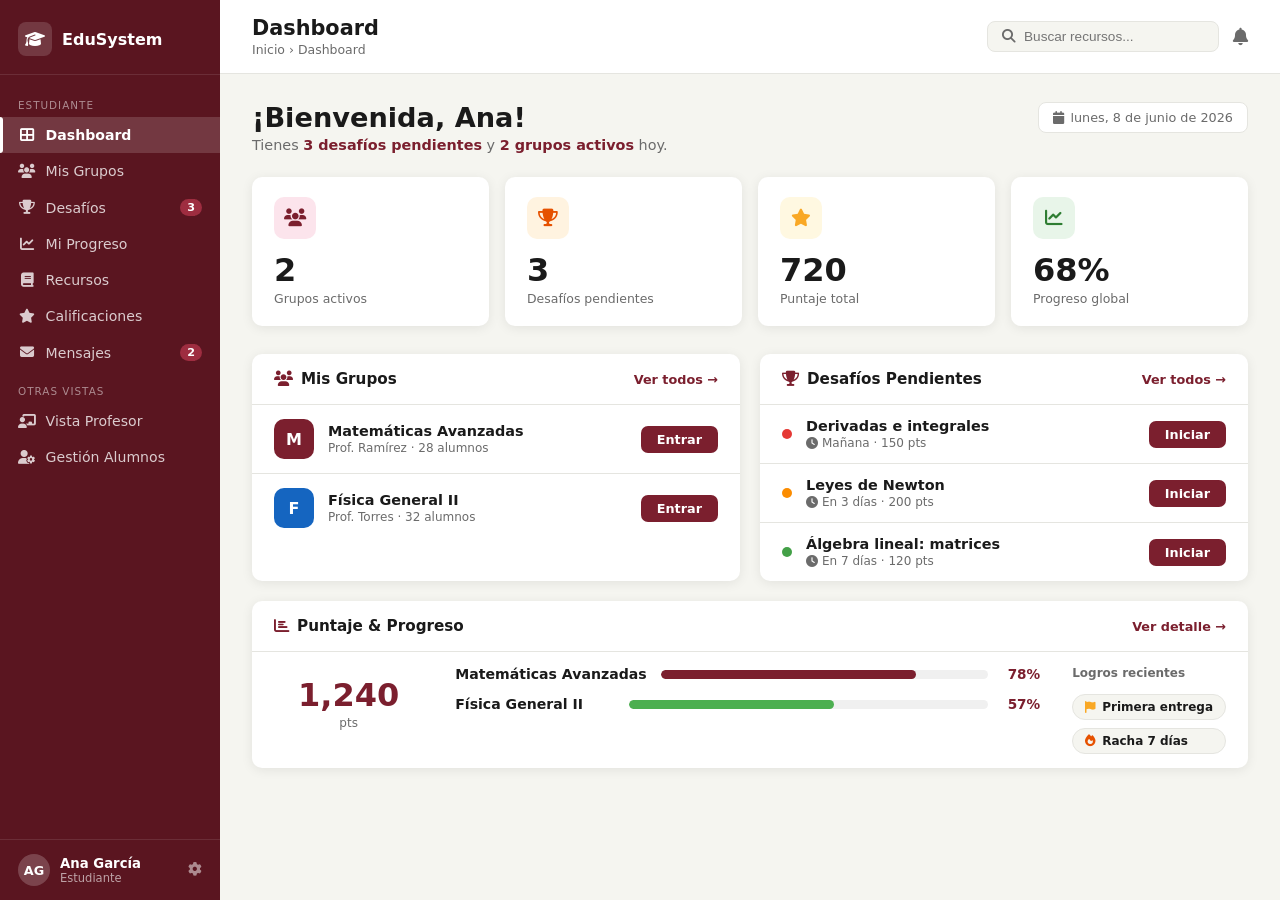
<file: src/index.html>
<!DOCTYPE html>
<html lang="es">
<head>
    <meta charset="UTF-8">
    <meta name="viewport" content="width=device-width, initial-scale=1.0">
    <title>Dashboard Estudiante | Competencias</title>
    <link rel="stylesheet" href="https://cdnjs.cloudflare.com/ajax/libs/font-awesome/6.4.0/css/all.min.css">
    <style>
        :root {
            --color-primary: #7B1F2E;
            --color-primary-dark: #5a1520;
            --color-primary-light: #9e2d40;
            --color-bg: #f5f5f0;
            --color-surface: #ffffff;
            --color-text: #1a1a1a;
            --color-text-muted: #6b6b6b;
            --color-border: #e5e5e0;
            --color-success: #2e7d32;
            --color-warning: #e65100;
            --color-info: #1565c0;
            --sidebar-width: 220px;
            --radius: 10px;
            --shadow: 0 2px 12px rgba(0,0,0,0.08);
        }
        * { box-sizing: border-box; margin: 0; padding: 0; }
        body { font-family: 'Segoe UI', system-ui, sans-serif; background: var(--color-bg); color: var(--color-text); display: flex; min-height: 100vh; }

        /* SIDEBAR */
        .sidebar { width: var(--sidebar-width); background: var(--color-primary-dark); color: #fff; display: flex; flex-direction: column; position: fixed; top: 0; left: 0; bottom: 0; z-index: 100; }
        .sidebar-brand { display: flex; align-items: center; gap: 10px; padding: 22px 18px 18px; border-bottom: 1px solid rgba(255,255,255,0.1); }
        .brand-icon { width: 34px; height: 34px; background: rgba(255,255,255,0.15); border-radius: 8px; display: flex; align-items: center; justify-content: center; font-size: 16px; }
        .sidebar-brand span { font-size: 1rem; font-weight: 700; }
        .sidebar-nav { flex: 1; padding: 10px 0; }
        .nav-label { font-size: 0.65rem; text-transform: uppercase; letter-spacing: 1px; opacity: 0.5; padding: 14px 18px 6px; }
        .nav-item { display: flex; align-items: center; gap: 10px; padding: 10px 18px; color: rgba(255,255,255,0.78); text-decoration: none; font-size: 0.88rem; transition: background 0.15s; cursor: pointer; position: relative; }
        .nav-item:hover { background: rgba(255,255,255,0.08); color: #fff; }
        .nav-item.active { background: rgba(255,255,255,0.15); color: #fff; font-weight: 600; }
        .nav-item.active::before { content: ''; position: absolute; left: 0; top: 0; bottom: 0; width: 3px; background: #fff; border-radius: 0 3px 3px 0; }
        .nav-badge { margin-left: auto; background: var(--color-primary-light); color: #fff; font-size: 0.7rem; font-weight: 700; padding: 2px 7px; border-radius: 20px; }
        .sidebar-footer { padding: 14px 18px; border-top: 1px solid rgba(255,255,255,0.1); display: flex; align-items: center; gap: 10px; }
        .avatar-sm { width: 32px; height: 32px; border-radius: 50%; background: rgba(255,255,255,0.2); display: flex; align-items: center; justify-content: center; font-size: 0.8rem; font-weight: 700; }
        .f-name { font-size: 0.83rem; font-weight: 600; }
        .f-role { font-size: 0.72rem; opacity: 0.6; }

        /* MAIN */
        .main-content { margin-left: var(--sidebar-width); flex: 1; }
        .top-bar { background: var(--color-surface); border-bottom: 1px solid var(--color-border); padding: 16px 32px; display: flex; align-items: center; justify-content: space-between; }
        .top-bar h1 { font-size: 1.3rem; font-weight: 700; }
        .top-bar-right { display: flex; align-items: center; gap: 14px; }
        .search-bar { display: flex; align-items: center; gap: 8px; background: #f5f5f0; border: 1px solid var(--color-border); border-radius: 8px; padding: 7px 14px; }
        .search-bar input { border: none; background: none; outline: none; font-size: 0.85rem; width: 180px; }
        .page-body { padding: 28px 32px; }

        /* WELCOME */
        .welcome-row { display: flex; justify-content: space-between; align-items: flex-start; margin-bottom: 24px; }
        .welcome-row h2 { font-size: 1.7rem; font-weight: 800; }
        .welcome-row p { color: var(--color-text-muted); margin-top: 4px; font-size: 0.9rem; }
        .welcome-row p strong { color: var(--color-primary); }
        .date-pill { background: var(--color-surface); border: 1px solid var(--color-border); border-radius: 8px; padding: 7px 14px; font-size: 0.8rem; color: var(--color-text-muted); white-space: nowrap; }

        /* STAT CARDS */
        .stats-row { display: grid; grid-template-columns: repeat(4, 1fr); gap: 16px; margin-bottom: 28px; }
        .stat-card { background: var(--color-surface); border-radius: var(--radius); padding: 20px 22px; box-shadow: var(--shadow); }
        .stat-card .sc-icon { width: 42px; height: 42px; border-radius: 10px; display: flex; align-items: center; justify-content: center; font-size: 1.1rem; margin-bottom: 12px; }
        .sc-icon.red { background: #fce4ec; color: var(--color-primary); }
        .sc-icon.orange { background: #fff3e0; color: #e65100; }
        .sc-icon.yellow { background: #fff8e1; color: #f9a825; }
        .sc-icon.green { background: #e8f5e9; color: #2e7d32; }
        .stat-card .sc-val { font-size: 2rem; font-weight: 800; }
        .stat-card .sc-lbl { font-size: 0.78rem; color: var(--color-text-muted); margin-top: 2px; }

        /* TWO COLUMNS */
        .two-col { display: grid; grid-template-columns: 1fr 1fr; gap: 20px; margin-bottom: 20px; }
        .section-card { background: var(--color-surface); border-radius: var(--radius); box-shadow: var(--shadow); overflow: hidden; }
        .section-head { padding: 16px 22px; border-bottom: 1px solid var(--color-border); display: flex; align-items: center; justify-content: space-between; }
        .section-head h3 { font-size: 0.95rem; font-weight: 700; }
        .section-head a { font-size: 0.8rem; color: var(--color-primary); text-decoration: none; font-weight: 600; }
        .section-head a:hover { text-decoration: underline; }

        /* GRUPOS */
        .grupo-item { display: flex; align-items: center; gap: 14px; padding: 14px 22px; border-bottom: 1px solid var(--color-border); }
        .grupo-item:last-child { border-bottom: none; }
        .grupo-avatar { width: 40px; height: 40px; border-radius: 10px; background: var(--color-primary); color: #fff; display: flex; align-items: center; justify-content: center; font-weight: 800; font-size: 1rem; flex-shrink: 0; }
        .grupo-avatar.blue { background: #1565c0; }
        .grupo-info { flex: 1; }
        .grupo-name { font-weight: 600; font-size: 0.9rem; }
        .grupo-meta { font-size: 0.75rem; color: var(--color-text-muted); margin-top: 2px; }
        .btn-entrar { padding: 6px 16px; background: var(--color-primary); color: #fff; border: none; border-radius: 7px; font-size: 0.8rem; font-weight: 600; cursor: pointer; text-decoration: none; display: inline-block; }
        .btn-entrar:hover { background: var(--color-primary-light); }

        /* DESAFÍOS */
        .desafio-item { display: flex; align-items: center; gap: 14px; padding: 13px 22px; border-bottom: 1px solid var(--color-border); }
        .desafio-item:last-child { border-bottom: none; }
        .desafio-dot { width: 10px; height: 10px; border-radius: 50%; flex-shrink: 0; }
        .dot-red { background: #e53935; }
        .dot-orange { background: #fb8c00; }
        .dot-green { background: #43a047; }
        .desafio-info { flex: 1; }
        .desafio-name { font-weight: 600; font-size: 0.9rem; }
        .desafio-meta { font-size: 0.75rem; color: var(--color-text-muted); margin-top: 2px; }
        .btn-iniciar { padding: 6px 16px; background: var(--color-primary); color: #fff; border: none; border-radius: 7px; font-size: 0.8rem; font-weight: 600; cursor: pointer; text-decoration: none; display: inline-block; }
        .btn-iniciar:hover { background: var(--color-primary-light); }

        /* PROGRESO */
        .full-card { background: var(--color-surface); border-radius: var(--radius); box-shadow: var(--shadow); overflow: hidden; margin-bottom: 20px; }
        .prog-body { padding: 14px 22px; }
        .prog-row { display: flex; align-items: center; gap: 14px; margin-bottom: 14px; }
        .prog-row:last-child { margin-bottom: 0; }
        .prog-label { font-size: 0.88rem; font-weight: 600; min-width: 160px; }
        .prog-bar { flex: 1; background: #f0f0f0; border-radius: 20px; height: 9px; overflow: hidden; }
        .prog-fill { height: 100%; border-radius: 20px; }
        .fill-red { background: var(--color-primary); }
        .fill-green { background: #4caf50; }
        .prog-pct { font-size: 0.85rem; font-weight: 700; color: var(--color-primary); min-width: 38px; text-align: right; }
        .logros-row { display: flex; gap: 8px; margin-top: 14px; }
        .logro-chip { background: #f5f5f0; border: 1px solid var(--color-border); border-radius: 20px; padding: 5px 12px; font-size: 0.75rem; font-weight: 600; display: flex; align-items: center; gap: 6px; }
    </style>
</head>
<body>

<!-- SIDEBAR -->
<aside class="sidebar">
    <div class="sidebar-brand">
        <div class="brand-icon"><i class="fas fa-graduation-cap"></i></div>
        <span>EduSystem</span>
    </div>
    <nav class="sidebar-nav">
        <div class="nav-label">Estudiante</div>
        <a href="index.html" class="nav-item active"><i class="fas fa-th-large fa-fw"></i> Dashboard</a>
        <a href="mis-grupos.html" class="nav-item"><i class="fas fa-users fa-fw"></i> Mis Grupos</a>
        <a href="desafios.html" class="nav-item">
            <i class="fas fa-trophy fa-fw"></i> Desafíos
            <span class="nav-badge">3</span>
        </a>
        <a href="estudiante-progreso.html" class="nav-item"><i class="fas fa-chart-line fa-fw"></i> Mi Progreso</a>
        <a href="recursos.html" class="nav-item"><i class="fas fa-book fa-fw"></i> Recursos</a>
        <a href="calificaciones.html" class="nav-item"><i class="fas fa-star fa-fw"></i> Calificaciones</a>
        <a href="mensajes.html" class="nav-item">
            <i class="fas fa-envelope fa-fw"></i> Mensajes
            <span class="nav-badge">2</span>
        </a>
        <div class="nav-label">Otras vistas</div>
        <a href="profesor-alumnos.html" class="nav-item"><i class="fas fa-chalkboard-teacher fa-fw"></i> Vista Profesor</a>
        <a href="gestion-alumnos.html" class="nav-item"><i class="fas fa-user-cog fa-fw"></i> Gestión Alumnos</a>
    </nav>
    <div class="sidebar-footer">
        <div class="avatar-sm">AG</div>
        <div>
            <div class="f-name">Ana García</div>
            <div class="f-role">Estudiante</div>
        </div>
        <i class="fas fa-cog" style="opacity:0.5;cursor:pointer;font-size:0.85rem;margin-left:auto;"></i>
    </div>
</aside>

<!-- MAIN -->
<main class="main-content">
    <div class="top-bar">
        <div>
            <h1>Dashboard</h1>
            <div style="font-size:0.78rem;color:var(--color-text-muted);margin-top:2px;">Inicio › Dashboard</div>
        </div>
        <div class="top-bar-right">
            <div class="search-bar">
                <i class="fas fa-search" style="color:var(--color-text-muted);font-size:0.85rem;"></i>
                <input type="text" placeholder="Buscar recursos...">
            </div>
            <i class="fas fa-bell" style="font-size:1.1rem;color:var(--color-text-muted);cursor:pointer;position:relative;"></i>
        </div>
    </div>

    <div class="page-body">

        <!-- BIENVENIDA -->
        <div class="welcome-row">
            <div>
                <h2>¡Bienvenida, Ana!</h2>
                <p>Tienes <strong>3 desafíos pendientes</strong> y <strong>2 grupos activos</strong> hoy.</p>
            </div>
            <div class="date-pill"><i class="fas fa-calendar" style="margin-right:6px;"></i>lunes, 8 de junio de 2026</div>
        </div>

        <!-- STAT CARDS -->
        <div class="stats-row">
            <div class="stat-card">
                <div class="sc-icon red"><i class="fas fa-users"></i></div>
                <div class="sc-val">2</div>
                <div class="sc-lbl">Grupos activos</div>
            </div>
            <div class="stat-card">
                <div class="sc-icon orange"><i class="fas fa-trophy"></i></div>
                <div class="sc-val">3</div>
                <div class="sc-lbl">Desafíos pendientes</div>
            </div>
            <div class="stat-card">
                <div class="sc-icon yellow"><i class="fas fa-star"></i></div>
                <div class="sc-val">720</div>
                <div class="sc-lbl">Puntaje total</div>
            </div>
            <div class="stat-card">
                <div class="sc-icon green"><i class="fas fa-chart-line"></i></div>
                <div class="sc-val">68%</div>
                <div class="sc-lbl">Progreso global</div>
            </div>
        </div>

        <!-- GRUPOS + DESAFÍOS -->
        <div class="two-col">
            <!-- MIS GRUPOS -->
            <div class="section-card">
                <div class="section-head">
                    <h3><i class="fas fa-users" style="color:var(--color-primary);margin-right:8px;"></i>Mis Grupos</h3>
                    <a href="services/mis-grupos.html">Ver todos →</a>
                </div>
                <div class="grupo-item">
                    <div class="grupo-avatar">M</div>
                    <div class="grupo-info">
                        <div class="grupo-name">Matemáticas Avanzadas</div>
                        <div class="grupo-meta">Prof. Ramírez · 28 alumnos</div>
                    </div>
                    <a href="services/mis-grupos.html" class="btn-entrar">Entrar</a>
                </div>
                <div class="grupo-item">
                    <div class="grupo-avatar blue">F</div>
                    <div class="grupo-info">
                        <div class="grupo-name">Física General II</div>
                        <div class="grupo-meta">Prof. Torres · 32 alumnos</div>
                    </div>
                    <a href="services/mis-grupos.html" class="btn-entrar">Entrar</a>
                </div>
            </div>

            <!-- DESAFÍOS PENDIENTES -->
            <div class="section-card">
                <div class="section-head">
                    <h3><i class="fas fa-trophy" style="color:var(--color-primary);margin-right:8px;"></i>Desafíos Pendientes</h3>
                    <a href="services/desafios.html">Ver todos →</a>
                </div>
                <div class="desafio-item">
                    <div class="desafio-dot dot-red"></div>
                    <div class="desafio-info">
                        <div class="desafio-name">Derivadas e integrales</div>
                        <div class="desafio-meta"><i class="fas fa-clock" style="margin-right:4px;"></i>Mañana · 150 pts</div>
                    </div>
                    <a href="services/desafios.html" class="btn-iniciar">Iniciar</a>
                </div>
                <div class="desafio-item">
                    <div class="desafio-dot dot-orange"></div>
                    <div class="desafio-info">
                        <div class="desafio-name">Leyes de Newton</div>
                        <div class="desafio-meta"><i class="fas fa-clock" style="margin-right:4px;"></i>En 3 días · 200 pts</div>
                    </div>
                    <a href="services/desafios.html" class="btn-iniciar">Iniciar</a>
                </div>
                <div class="desafio-item">
                    <div class="desafio-dot dot-green"></div>
                    <div class="desafio-info">
                        <div class="desafio-name">Álgebra lineal: matrices</div>
                        <div class="desafio-meta"><i class="fas fa-clock" style="margin-right:4px;"></i>En 7 días · 120 pts</div>
                    </div>
                    <a href="services/desafios.html" class="btn-iniciar">Iniciar</a>
                </div>
            </div>
        </div>

        <!-- PUNTAJE Y PROGRESO -->
        <div class="full-card">
            <div class="section-head">
                <h3><i class="fas fa-chart-bar" style="color:var(--color-primary);margin-right:8px;"></i>Puntaje &amp; Progreso</h3>
                <a href="services/estudiante-progreso.html">Ver detalle →</a>
            </div>
            <div class="prog-body">
                <div style="display:flex;gap:32px;align-items:flex-start;">
                    <div style="text-align:center;padding:10px 24px;">
                        <div style="font-size:2rem;font-weight:800;color:var(--color-primary);">1,240</div>
                        <div style="font-size:0.75rem;color:var(--color-text-muted);margin-top:2px;">pts</div>
                    </div>
                    <div style="flex:1;">
                        <div class="prog-row">
                            <span class="prog-label">Matemáticas Avanzadas</span>
                            <div class="prog-bar"><div class="prog-fill fill-red" style="width:78%;"></div></div>
                            <span class="prog-pct">78%</span>
                        </div>
                        <div class="prog-row">
                            <span class="prog-label">Física General II</span>
                            <div class="prog-bar"><div class="prog-fill fill-green" style="width:57%;"></div></div>
                            <span class="prog-pct">57%</span>
                        </div>
                    </div>
                    <div>
                        <div style="font-size:0.75rem;color:var(--color-text-muted);margin-bottom:8px;font-weight:600;">Logros recientes</div>
                        <div class="logros-row" style="flex-direction:column;">
                            <div class="logro-chip"><i class="fas fa-flag" style="color:#f9a825;"></i> Primera entrega</div>
                            <div class="logro-chip"><i class="fas fa-fire" style="color:#e65100;"></i> Racha 7 días</div>
                        </div>
                    </div>
                </div>
            </div>
        </div>

    </div>
</main>

</body>
</html>
</file>
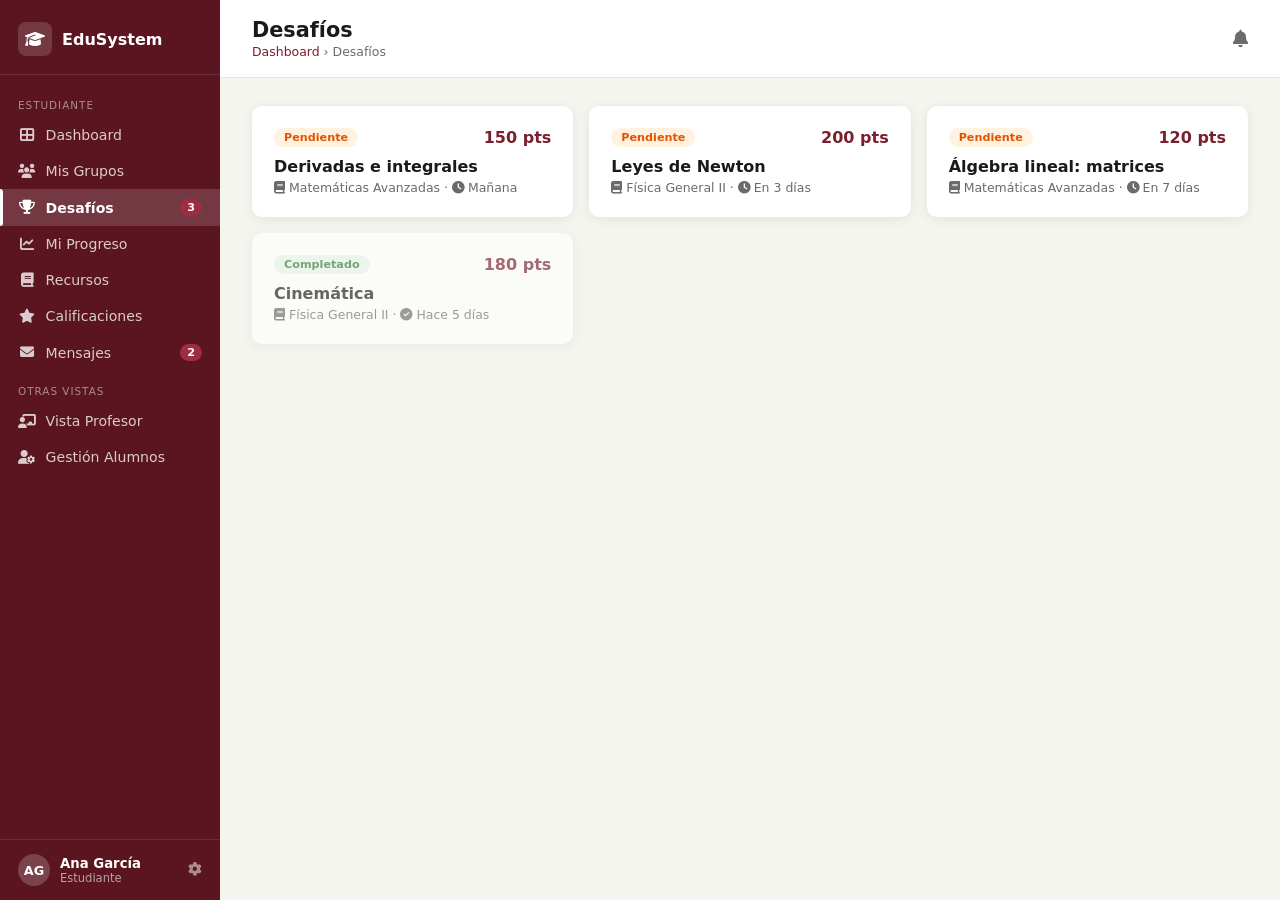
<file: src/services/desafios.html>
<!DOCTYPE html>
<html lang="es">
<head>
    <meta charset="UTF-8">
    <meta name="viewport" content="width=device-width, initial-scale=1.0">
    <title>Desafíos | EduSystem</title>
    <link rel="stylesheet" href="https://cdnjs.cloudflare.com/ajax/libs/font-awesome/6.4.0/css/all.min.css">
    <style>
        :root {
            --color-primary: #7B1F2E;
            --color-primary-dark: #5a1520;
            --color-primary-light: #9e2d40;
            --color-bg: #f5f5f0;
            --color-surface: #ffffff;
            --color-text: #1a1a1a;
            --color-text-muted: #6b6b6b;
            --color-border: #e5e5e0;
            --color-success: #2e7d32;
            --color-warning: #e65100;
            --color-info: #1565c0;
            --sidebar-width: 220px;
            --radius: 10px;
            --shadow: 0 2px 12px rgba(0,0,0,0.08);
        }
        * { box-sizing: border-box; margin: 0; padding: 0; }
        body { font-family: 'Segoe UI', system-ui, sans-serif; background: var(--color-bg); color: var(--color-text); display: flex; min-height: 100vh; }

        /* SIDEBAR */
        .sidebar { width: var(--sidebar-width); background: var(--color-primary-dark); color: #fff; display: flex; flex-direction: column; position: fixed; top: 0; left: 0; bottom: 0; z-index: 100; }
        .sidebar-brand { display: flex; align-items: center; gap: 10px; padding: 22px 18px 18px; border-bottom: 1px solid rgba(255,255,255,0.1); }
        .brand-icon { width: 34px; height: 34px; background: rgba(255,255,255,0.15); border-radius: 8px; display: flex; align-items: center; justify-content: center; font-size: 16px; }
        .sidebar-brand span { font-size: 1rem; font-weight: 700; }
        .sidebar-nav { flex: 1; padding: 10px 0; overflow-y: auto; }
        .nav-label { font-size: 0.65rem; text-transform: uppercase; letter-spacing: 1px; opacity: 0.5; padding: 14px 18px 6px; }
        .nav-item { display: flex; align-items: center; gap: 10px; padding: 10px 18px; color: rgba(255,255,255,0.78); text-decoration: none; font-size: 0.88rem; transition: background 0.15s; cursor: pointer; position: relative; }
        .nav-item:hover { background: rgba(255,255,255,0.08); color: #fff; }
        .nav-item.active { background: rgba(255,255,255,0.15); color: #fff; font-weight: 600; }
        .nav-item.active::before { content: ''; position: absolute; left: 0; top: 0; bottom: 0; width: 3px; background: #fff; border-radius: 0 3px 3px 0; }
        .nav-badge { margin-left: auto; background: var(--color-primary-light); color: #fff; font-size: 0.7rem; font-weight: 700; padding: 2px 7px; border-radius: 20px; }
        .sidebar-footer { padding: 14px 18px; border-top: 1px solid rgba(255,255,255,0.1); display: flex; align-items: center; gap: 10px; }
        .avatar-sm { width: 32px; height: 32px; border-radius: 50%; background: rgba(255,255,255,0.2); display: flex; align-items: center; justify-content: center; font-size: 0.8rem; font-weight: 700; }
        .f-name { font-size: 0.83rem; font-weight: 600; }
        .f-role { font-size: 0.72rem; opacity: 0.6; }

        /* MAIN */
        .main-content { margin-left: var(--sidebar-width); flex: 1; }
        .page-header { background: var(--color-surface); border-bottom: 1px solid var(--color-border); padding: 18px 32px; display: flex; align-items: center; justify-content: space-between; }
        .page-header h1 { font-size: 1.3rem; font-weight: 700; }
        .breadcrumb { font-size: 0.78rem; color: var(--color-text-muted); margin-top: 2px; }
        .breadcrumb a { color: var(--color-primary); text-decoration: none; }
        .page-body { padding: 28px 32px; }

        /* LISTA DE DESAFÍOS */
        .desafios-grid { display: grid; grid-template-columns: repeat(auto-fill, minmax(280px, 1fr)); gap: 16px; margin-bottom: 24px; }
        .desafio-card { background: var(--color-surface); border-radius: var(--radius); box-shadow: var(--shadow); padding: 20px; cursor: pointer; transition: transform 0.15s, box-shadow 0.15s; border: 2px solid transparent; }
        .desafio-card:hover { transform: translateY(-2px); box-shadow: 0 6px 20px rgba(0,0,0,0.1); }
        .desafio-card.selected { border-color: var(--color-primary); }
        .desafio-card.completado { opacity: 0.65; }
        .dc-top { display: flex; justify-content: space-between; align-items: flex-start; margin-bottom: 10px; }
        .dc-badge { font-size: 0.7rem; font-weight: 700; padding: 3px 10px; border-radius: 20px; }
        .dc-badge.pendiente { background: #fff3e0; color: #e65100; }
        .dc-badge.completado { background: #e8f5e9; color: #2e7d32; }
        .dc-pts { font-weight: 800; color: var(--color-primary); font-size: 1rem; }
        .dc-title { font-weight: 700; font-size: 1rem; margin-bottom: 4px; }
        .dc-meta { font-size: 0.78rem; color: var(--color-text-muted); }
        .dc-meta i { margin-right: 4px; }

        /* WORKSPACE */
        .workspace { display: none; background: var(--color-surface); border-radius: var(--radius); box-shadow: var(--shadow); overflow: hidden; }
        .workspace.open { display: block; }
        .ws-header { padding: 20px 24px; border-bottom: 1px solid var(--color-border); }
        .ws-header h2 { font-size: 1.15rem; font-weight: 700; margin-bottom: 6px; }
        .ws-header p { font-size: 0.88rem; color: var(--color-text-muted); line-height: 1.5; }
        .ws-meta-row { display: flex; gap: 20px; margin-top: 12px; font-size: 0.8rem; color: var(--color-text-muted); }
        .ws-meta-row span i { color: var(--color-primary); margin-right: 5px; }
        .ws-body { padding: 22px 24px; }
        .ws-body label { font-size: 0.82rem; font-weight: 700; display: block; margin-bottom: 8px; }
        .respuesta-input { width: 100%; min-height: 160px; border: 1px solid var(--color-border); border-radius: 8px; padding: 14px; font-family: 'Courier New', monospace; font-size: 0.88rem; resize: vertical; }
        .respuesta-input:focus { outline: none; border-color: var(--color-primary); }
        .ws-actions { display: flex; justify-content: flex-end; gap: 10px; margin-top: 16px; }
        .btn { padding: 10px 22px; border-radius: 8px; font-size: 0.88rem; font-weight: 600; cursor: pointer; border: none; transition: 0.15s; }
        .btn-secondary { background: #f0f0f0; color: var(--color-text); }
        .btn-secondary:hover { background: #e5e5e5; }
        .btn-primary { background: var(--color-primary); color: #fff; }
        .btn-primary:hover { background: var(--color-primary-light); }

        /* FEEDBACK */
        .feedback-box { display: none; margin: 0 24px 22px; border-radius: 10px; padding: 20px 22px; align-items: flex-start; gap: 16px; }
        .feedback-box.show { display: flex; animation: slideIn 0.3s ease; }
        @keyframes slideIn { from { opacity: 0; transform: translateY(-8px); } to { opacity: 1; transform: translateY(0); } }
        .feedback-box.correcto { background: #e8f5e9; border: 1px solid #c8e6c9; }
        .feedback-box.incorrecto { background: #fce4ec; border: 1px solid #f8bbd0; }
        .fb-icon { font-size: 1.8rem; flex-shrink: 0; }
        .feedback-box.correcto .fb-icon { color: #2e7d32; }
        .feedback-box.incorrecto .fb-icon { color: #c62828; }
        .fb-content h3 { font-size: 1.05rem; font-weight: 800; margin-bottom: 4px; }
        .feedback-box.correcto .fb-content h3 { color: #1b5e20; }
        .feedback-box.incorrecto .fb-content h3 { color: #b71c1c; }
        .fb-content p { font-size: 0.88rem; color: var(--color-text-muted); margin-bottom: 10px; }
        .fb-stats { display: flex; gap: 24px; }
        .fb-stat { font-size: 0.85rem; }
        .fb-stat strong { display: block; font-size: 1.2rem; font-weight: 800; }
        .feedback-box.correcto .fb-stat strong { color: #2e7d32; }
        .feedback-box.incorrecto .fb-stat strong { color: var(--color-primary); }

        .empty-state { text-align: center; padding: 60px 20px; color: var(--color-text-muted); }
        .empty-state i { font-size: 2.5rem; margin-bottom: 12px; opacity: 0.4; }
    </style>
</head>
<body>

<!-- SIDEBAR -->
<aside class="sidebar">
    <div class="sidebar-brand">
        <div class="brand-icon"><i class="fas fa-graduation-cap"></i></div>
        <span>EduSystem</span>
    </div>
    <nav class="sidebar-nav">
        <div class="nav-label">Estudiante</div>
        <a href="index.html" class="nav-item"><i class="fas fa-th-large fa-fw"></i> Dashboard</a>
        <a href="mis-grupos.html" class="nav-item"><i class="fas fa-users fa-fw"></i> Mis Grupos</a>
        <a href="desafios.html" class="nav-item active">
            <i class="fas fa-trophy fa-fw"></i> Desafíos
            <span class="nav-badge">3</span>
        </a>
        <a href="estudiante-progreso.html" class="nav-item"><i class="fas fa-chart-line fa-fw"></i> Mi Progreso</a>
        <a href="recursos.html" class="nav-item"><i class="fas fa-book fa-fw"></i> Recursos</a>
        <a href="calificaciones.html" class="nav-item"><i class="fas fa-star fa-fw"></i> Calificaciones</a>
        <a href="mensajes.html" class="nav-item">
            <i class="fas fa-envelope fa-fw"></i> Mensajes
            <span class="nav-badge">2</span>
        </a>
        <div class="nav-label">Otras vistas</div>
        <a href="profesor-alumnos.html" class="nav-item"><i class="fas fa-chalkboard-teacher fa-fw"></i> Vista Profesor</a>
        <a href="gestion-alumnos.html" class="nav-item"><i class="fas fa-user-cog fa-fw"></i> Gestión Alumnos</a>
    </nav>
    <div class="sidebar-footer">
        <div class="avatar-sm">AG</div>
        <div>
            <div class="f-name">Ana García</div>
            <div class="f-role">Estudiante</div>
        </div>
        <i class="fas fa-cog" style="opacity:0.5;cursor:pointer;font-size:0.85rem;margin-left:auto;"></i>
    </div>
</aside>

<!-- MAIN -->
<main class="main-content">
    <div class="page-header">
        <div>
            <h1>Desafíos</h1>
            <div class="breadcrumb"><a href="index.html">Dashboard</a> › Desafíos</div>
        </div>
        <i class="fas fa-bell" style="font-size:1.1rem;color:var(--color-text-muted);cursor:pointer;"></i>
    </div>

    <div class="page-body">

        <!-- LISTA DE DESAFÍOS -->
        <div class="desafios-grid" id="desafiosGrid">
            <div class="desafio-card" data-id="1" data-correcta="120" onclick="seleccionarDesafio(this)">
                <div class="dc-top">
                    <span class="dc-badge pendiente">Pendiente</span>
                    <span class="dc-pts">150 pts</span>
                </div>
                <div class="dc-title">Derivadas e integrales</div>
                <div class="dc-meta"><i class="fas fa-book"></i>Matemáticas Avanzadas · <i class="fas fa-clock"></i>Mañana</div>
            </div>

            <div class="desafio-card" data-id="2" data-correcta="9.8" onclick="seleccionarDesafio(this)">
                <div class="dc-top">
                    <span class="dc-badge pendiente">Pendiente</span>
                    <span class="dc-pts">200 pts</span>
                </div>
                <div class="dc-title">Leyes de Newton</div>
                <div class="dc-meta"><i class="fas fa-book"></i>Física General II · <i class="fas fa-clock"></i>En 3 días</div>
            </div>

            <div class="desafio-card" data-id="3" data-correcta="identidad" onclick="seleccionarDesafio(this)">
                <div class="dc-top">
                    <span class="dc-badge pendiente">Pendiente</span>
                    <span class="dc-pts">120 pts</span>
                </div>
                <div class="dc-title">Álgebra lineal: matrices</div>
                <div class="dc-meta"><i class="fas fa-book"></i>Matemáticas Avanzadas · <i class="fas fa-clock"></i>En 7 días</div>
            </div>

            <div class="desafio-card completado" data-id="4" data-correcta="" onclick="seleccionarDesafio(this)">
                <div class="dc-top">
                    <span class="dc-badge completado">Completado</span>
                    <span class="dc-pts">180 pts</span>
                </div>
                <div class="dc-title">Cinemática</div>
                <div class="dc-meta"><i class="fas fa-book"></i>Física General II · <i class="fas fa-check-circle"></i>Hace 5 días</div>
            </div>
        </div>

        <!-- WORKSPACE -->
        <div class="workspace" id="workspace">
            <div class="ws-header">
                <h2 id="wsTitle">Derivadas e integrales</h2>
                <p id="wsDesc">Calcula la derivada de la función f(x) = x³ + 2x en el punto x = 2. Escribe únicamente el valor numérico del resultado.</p>
                <div class="ws-meta-row">
                    <span><i class="fas fa-book"></i><span id="wsMateria">Matemáticas Avanzadas</span></span>
                    <span><i class="fas fa-clock"></i><span id="wsFecha">Vence mañana</span></span>
                    <span><i class="fas fa-star"></i><span id="wsPts">150 pts</span></span>
                </div>
            </div>

            <!-- FEEDBACK -->
            <div class="feedback-box" id="feedbackBox">
                <i class="fas fa-circle-check fb-icon" id="fbIcon"></i>
                <div class="fb-content">
                    <h3 id="fbTitle">¡Correcto!</h3>
                    <p id="fbMsg">Tu respuesta es correcta. Buen trabajo.</p>
                    <div class="fb-stats">
                        <div class="fb-stat">Puntaje obtenido<strong id="fbPts">150 / 150</strong></div>
                        <div class="fb-stat">Tiempo de respuesta<strong id="fbTime">0:00</strong></div>
                    </div>
                </div>
            </div>

            <div class="ws-body">
                <label for="respuestaInput">Tu respuesta</label>
                <textarea class="respuesta-input" id="respuestaInput" placeholder="Escribe tu respuesta o código aquí..."></textarea>
                <div class="ws-actions">
                    <button class="btn btn-secondary" onclick="cerrarWorkspace()">Cancelar</button>
                    <button class="btn btn-primary" id="btnEnviar" onclick="enviarSolucion()">
                        <i class="fas fa-paper-plane" style="margin-right:6px;"></i>Enviar solución
                    </button>
                </div>
            </div>
        </div>

        <!-- ESTADO VACÍO (se muestra si no hay desafío seleccionado, opcionalmente) -->

    </div>
</main>

<script>
    let inicioTiempo = null;
    let desafioActual = null;

    const datosDesafio = {
        1: { titulo: 'Derivadas e integrales', desc: 'Calcula la derivada de la función f(x) = x³ + 2x en el punto x = 2. Escribe únicamente el valor numérico del resultado.', materia: 'Matemáticas Avanzadas', fecha: 'Vence mañana', pts: 150 },
        2: { titulo: 'Leyes de Newton', desc: 'Una fuerza de 20 N actúa sobre un objeto de masa 2.04 kg. Calcula la aceleración resultante (m/s²), redondeada a 1 decimal.', materia: 'Física General II', fecha: 'Vence en 3 días', pts: 200 },
        3: { titulo: 'Álgebra lineal: matrices', desc: '¿Qué tipo de matriz se obtiene al multiplicar cualquier matriz cuadrada A por su matriz inversa A⁻¹? Escribe el nombre.', materia: 'Matemáticas Avanzadas', fecha: 'Vence en 7 días', pts: 120 }
    };

    function seleccionarDesafio(card) {
        if (card.classList.contains('completado')) return;

        document.querySelectorAll('.desafio-card').forEach(c => c.classList.remove('selected'));
        card.classList.add('selected');

        const id = card.dataset.id;
        const data = datosDesafio[id];
        desafioActual = card;

        document.getElementById('wsTitle').textContent = data.titulo;
        document.getElementById('wsDesc').textContent = data.desc;
        document.getElementById('wsMateria').textContent = data.materia;
        document.getElementById('wsFecha').textContent = data.fecha;
        document.getElementById('wsPts').textContent = data.pts + ' pts';
        document.getElementById('respuestaInput').value = '';
        document.getElementById('feedbackBox').classList.remove('show', 'correcto', 'incorrecto');
        document.getElementById('btnEnviar').disabled = false;
        document.getElementById('btnEnviar').style.opacity = '1';

        document.getElementById('workspace').classList.add('open');
        document.getElementById('workspace').scrollIntoView({ behavior: 'smooth', block: 'start' });

        inicioTiempo = Date.now();
    }

    function cerrarWorkspace() {
        document.getElementById('workspace').classList.remove('open');
        if (desafioActual) desafioActual.classList.remove('selected');
    }

    function enviarSolucion() {
        const respuesta = document.getElementById('respuestaInput').value.trim();
        if (!respuesta) {
            document.getElementById('respuestaInput').style.borderColor = '#c62828';
            return;
        }
        document.getElementById('respuestaInput').style.borderColor = '';

        const id = desafioActual.dataset.id;
        const correcta = desafioActual.dataset.correcta.toLowerCase();
        const data = datosDesafio[id];
        const esCorrecto = respuesta.toLowerCase() === correcta;

        const segundos = Math.round((Date.now() - inicioTiempo) / 1000);
        const min = Math.floor(segundos / 60);
        const sec = segundos % 60;
        const tiempoStr = `${min}:${sec.toString().padStart(2, '0')}`;

        const fb = document.getElementById('feedbackBox');
        const icon = document.getElementById('fbIcon');
        const title = document.getElementById('fbTitle');
        const msg = document.getElementById('fbMsg');
        const pts = document.getElementById('fbPts');

        fb.classList.remove('correcto', 'incorrecto');

        if (esCorrecto) {
            fb.classList.add('correcto');
            icon.className = 'fas fa-circle-check fb-icon';
            title.textContent = '¡Correcto!';
            msg.textContent = 'Tu respuesta es correcta. Buen trabajo.';
            pts.textContent = `${data.pts} / ${data.pts}`;
        } else {
            fb.classList.add('incorrecto');
            icon.className = 'fas fa-circle-xmark fb-icon';
            title.textContent = 'Respuesta incorrecta';
            msg.textContent = 'Tu respuesta no coincide con la esperada. Puedes revisar e intentar de nuevo.';
            pts.textContent = `0 / ${data.pts}`;
        }

        document.getElementById('fbTime').textContent = tiempoStr;
        fb.classList.add('show');
        fb.scrollIntoView({ behavior: 'smooth', block: 'nearest' });

        if (esCorrecto) {
            desafioActual.classList.add('completado');
            desafioActual.querySelector('.dc-badge').textContent = 'Completado';
            desafioActual.querySelector('.dc-badge').className = 'dc-badge completado';
            document.getElementById('btnEnviar').disabled = true;
            document.getElementById('btnEnviar').style.opacity = '0.5';
        }
    }
</script>
</body>
</html>
</file>
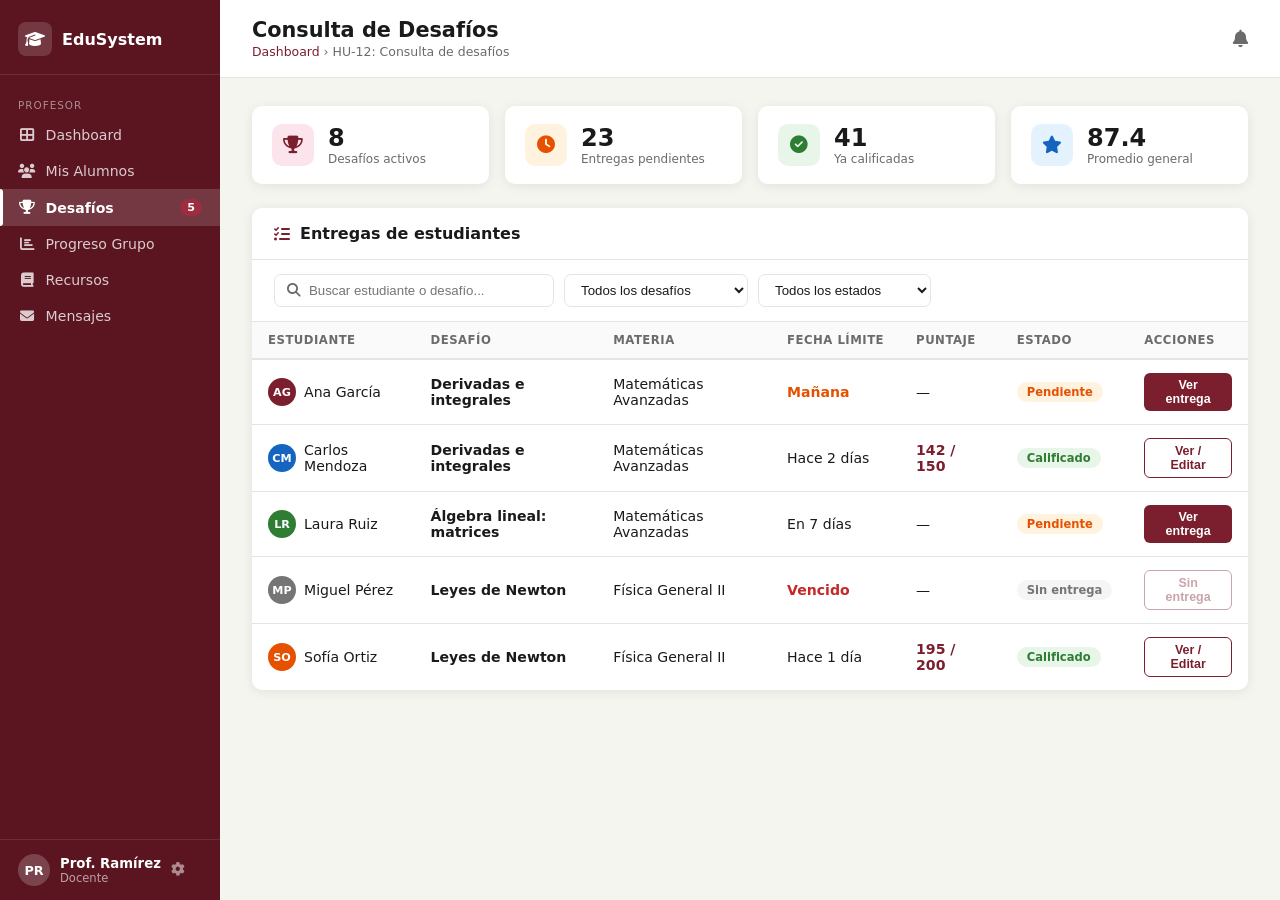
<file: src/services/profesor-desafio.html>
<!DOCTYPE html>
<html lang="es">
<head>
    <meta charset="UTF-8">
    <meta name="viewport" content="width=device-width, initial-scale=1.0">
    <title>Consulta de Desafíos | Competencias</title>
    <link rel="stylesheet" href="https://cdnjs.cloudflare.com/ajax/libs/font-awesome/6.4.0/css/all.min.css">
    <style>
        :root {
            --color-primary: #7B1F2E;
            --color-primary-dark: #5a1520;
            --color-primary-light: #9e2d40;
            --color-bg: #f5f5f0;
            --color-surface: #ffffff;
            --color-text: #1a1a1a;
            --color-text-muted: #6b6b6b;
            --color-border: #e5e5e0;
            --color-success: #2e7d32;
            --color-warning: #e65100;
            --color-info: #1565c0;
            --sidebar-width: 220px;
            --radius: 10px;
            --shadow: 0 2px 12px rgba(0,0,0,0.08);
        }
        * { box-sizing: border-box; margin: 0; padding: 0; }
        body { font-family: 'Segoe UI', system-ui, sans-serif; background: var(--color-bg); color: var(--color-text); display: flex; min-height: 100vh; }

        /* SIDEBAR */
        .sidebar { width: var(--sidebar-width); background: var(--color-primary-dark); color: #fff; display: flex; flex-direction: column; position: fixed; top: 0; left: 0; bottom: 0; z-index: 100; }
        .sidebar-brand { display: flex; align-items: center; gap: 10px; padding: 22px 18px 18px; border-bottom: 1px solid rgba(255,255,255,0.1); }
        .sidebar-brand .brand-icon { width: 34px; height: 34px; background: rgba(255,255,255,0.15); border-radius: 8px; display: flex; align-items: center; justify-content: center; font-size: 16px; }
        .sidebar-brand span { font-size: 1rem; font-weight: 700; }
        .sidebar-nav { flex: 1; padding: 10px 0; overflow-y: auto; }
        .nav-label { font-size: 0.65rem; text-transform: uppercase; letter-spacing: 1px; opacity: 0.5; padding: 14px 18px 6px; }
        .nav-item { display: flex; align-items: center; gap: 10px; padding: 10px 18px; color: rgba(255,255,255,0.78); text-decoration: none; font-size: 0.88rem; transition: background 0.15s; cursor: pointer; position: relative; }
        .nav-item:hover { background: rgba(255,255,255,0.08); color: #fff; }
        .nav-item.active { background: rgba(255,255,255,0.15); color: #fff; font-weight: 600; }
        .nav-item.active::before { content: ''; position: absolute; left: 0; top: 0; bottom: 0; width: 3px; background: #fff; border-radius: 0 3px 3px 0; }
        .nav-badge { margin-left: auto; background: var(--color-primary-light); color: #fff; font-size: 0.7rem; font-weight: 700; padding: 2px 7px; border-radius: 20px; }
        .sidebar-footer { padding: 14px 18px; border-top: 1px solid rgba(255,255,255,0.1); display: flex; align-items: center; gap: 10px; }
        .avatar-sm { width: 32px; height: 32px; border-radius: 50%; background: rgba(255,255,255,0.2); display: flex; align-items: center; justify-content: center; font-size: 0.8rem; font-weight: 700; }
        .footer-info .f-name { font-size: 0.83rem; font-weight: 600; }
        .footer-info .f-role { font-size: 0.72rem; opacity: 0.6; }

        /* MAIN */
        .main-content { margin-left: var(--sidebar-width); flex: 1; }
        .page-header { background: var(--color-surface); border-bottom: 1px solid var(--color-border); padding: 18px 32px; display: flex; align-items: center; justify-content: space-between; }
        .page-header h1 { font-size: 1.3rem; font-weight: 700; }
        .breadcrumb { font-size: 0.78rem; color: var(--color-text-muted); margin-top: 2px; }
        .breadcrumb a { color: var(--color-primary); text-decoration: none; }
        .page-body { padding: 28px 32px; }

        /* SUMMARY CARDS */
        .summary-grid { display: grid; grid-template-columns: repeat(4, 1fr); gap: 16px; margin-bottom: 24px; }
        .sum-card { background: var(--color-surface); border-radius: var(--radius); padding: 18px 20px; box-shadow: var(--shadow); display: flex; align-items: center; gap: 14px; }
        .sum-icon { width: 42px; height: 42px; border-radius: 10px; display: flex; align-items: center; justify-content: center; font-size: 1.1rem; flex-shrink: 0; }
        .sum-icon.red { background: #fce4ec; color: var(--color-primary); }
        .sum-icon.orange { background: #fff3e0; color: #e65100; }
        .sum-icon.green { background: #e8f5e9; color: #2e7d32; }
        .sum-icon.blue { background: #e3f2fd; color: #1565c0; }
        .sum-val { font-size: 1.5rem; font-weight: 800; }
        .sum-lbl { font-size: 0.75rem; color: var(--color-text-muted); }

        /* SECTION CARD */
        .section-card { background: var(--color-surface); border-radius: var(--radius); box-shadow: var(--shadow); margin-bottom: 20px; overflow: hidden; }
        .section-head { padding: 16px 22px; border-bottom: 1px solid var(--color-border); display: flex; align-items: center; justify-content: space-between; }
        .section-head-left { display: flex; align-items: center; gap: 10px; }
        .section-head h3 { font-size: 1rem; font-weight: 700; }
        .section-head i { color: var(--color-primary); }

        /* FILTROS */
        .filtros { display: flex; gap: 10px; padding: 14px 22px; border-bottom: 1px solid var(--color-border); flex-wrap: wrap; }
        .filtro-select { padding: 7px 12px; border: 1px solid var(--color-border); border-radius: 7px; font-size: 0.83rem; background: #fff; cursor: pointer; color: var(--color-text); }
        .filtro-select:focus { outline: none; border-color: var(--color-primary); }
        .search-box { display: flex; align-items: center; gap: 8px; padding: 7px 12px; border: 1px solid var(--color-border); border-radius: 7px; background: #fff; flex: 1; max-width: 280px; }
        .search-box input { border: none; outline: none; font-size: 0.83rem; width: 100%; }
        .search-box i { color: var(--color-text-muted); font-size: 0.85rem; }

        /* TABLA */
        .tabla-wrap { overflow-x: auto; }
        table { width: 100%; border-collapse: collapse; }
        th { text-align: left; font-size: 0.73rem; text-transform: uppercase; letter-spacing: 0.5px; color: var(--color-text-muted); padding: 11px 16px; border-bottom: 2px solid var(--color-border); background: #fafafa; white-space: nowrap; }
        td { padding: 13px 16px; border-bottom: 1px solid var(--color-border); font-size: 0.88rem; vertical-align: middle; }
        tr:last-child td { border-bottom: none; }
        tr:hover td { background: #fafafa; }
        .badge { display: inline-block; padding: 3px 10px; border-radius: 20px; font-size: 0.72rem; font-weight: 600; white-space: nowrap; }
        .badge-pending { background: #fff3e0; color: #e65100; }
        .badge-graded { background: #e8f5e9; color: #2e7d32; }
        .badge-late { background: #fce4ec; color: #c62828; }
        .badge-empty { background: #f5f5f5; color: #757575; }
        .pts-chip { font-weight: 700; color: var(--color-primary); }
        .btn-sm { padding: 5px 13px; border-radius: 6px; font-size: 0.78rem; font-weight: 600; cursor: pointer; border: none; transition: 0.15s; }
        .btn-primary { background: var(--color-primary); color: #fff; }
        .btn-primary:hover { background: var(--color-primary-light); }
        .btn-outline { background: transparent; color: var(--color-primary); border: 1px solid var(--color-primary); }
        .btn-outline:hover { background: #fce4ec; }
        .btns-cell { display: flex; gap: 6px; }
        .avatar-xs { width: 28px; height: 28px; border-radius: 50%; background: var(--color-primary); color: #fff; display: inline-flex; align-items: center; justify-content: center; font-size: 0.7rem; font-weight: 700; margin-right: 8px; vertical-align: middle; flex-shrink: 0; }
        .student-cell { display: flex; align-items: center; }

        /* MODAL */
        .modal-overlay { display: none; position: fixed; inset: 0; background: rgba(0,0,0,0.45); z-index: 200; align-items: center; justify-content: center; }
        .modal-overlay.open { display: flex; }
        .modal { background: #fff; border-radius: var(--radius); width: 700px; max-width: 96vw; max-height: 90vh; display: flex; flex-direction: column; box-shadow: 0 20px 60px rgba(0,0,0,0.2); }
        .modal-header { padding: 18px 24px; border-bottom: 1px solid var(--color-border); display: flex; align-items: center; justify-content: space-between; }
        .modal-header h2 { font-size: 1.05rem; font-weight: 700; }
        .modal-close { background: none; border: none; cursor: pointer; font-size: 1.2rem; color: var(--color-text-muted); padding: 4px; }
        .modal-close:hover { color: var(--color-text); }
        .modal-body { padding: 22px 24px; overflow-y: auto; flex: 1; }
        .modal-meta-grid { display: grid; grid-template-columns: 1fr 1fr; gap: 12px; margin-bottom: 20px; }
        .meta-item label { font-size: 0.72rem; text-transform: uppercase; letter-spacing: 0.5px; color: var(--color-text-muted); display: block; margin-bottom: 3px; }
        .meta-item span { font-size: 0.9rem; font-weight: 600; }
        .code-viewer { background: #1e1e2e; color: #cdd6f4; border-radius: 8px; padding: 18px; font-family: 'Courier New', monospace; font-size: 0.82rem; line-height: 1.6; overflow-x: auto; margin-bottom: 20px; white-space: pre; }
        .grade-form { border-top: 1px solid var(--color-border); padding-top: 18px; }
        .grade-form h4 { font-size: 0.95rem; font-weight: 700; margin-bottom: 14px; }
        .form-row { display: flex; gap: 12px; margin-bottom: 12px; }
        .form-field { flex: 1; }
        .form-field label { font-size: 0.78rem; color: var(--color-text-muted); display: block; margin-bottom: 5px; font-weight: 600; }
        .form-field input, .form-field textarea { width: 100%; padding: 9px 12px; border: 1px solid var(--color-border); border-radius: 7px; font-size: 0.88rem; font-family: inherit; }
        .form-field input:focus, .form-field textarea:focus { outline: none; border-color: var(--color-primary); }
        .form-field textarea { resize: vertical; min-height: 80px; }
        .modal-footer { padding: 14px 24px; border-top: 1px solid var(--color-border); display: flex; justify-content: flex-end; gap: 10px; }
        .btn-lg { padding: 9px 22px; border-radius: 8px; font-size: 0.88rem; font-weight: 600; cursor: pointer; border: none; }
        .btn-cancel { background: #f0f0f0; color: var(--color-text); }
        .btn-save { background: var(--color-primary); color: #fff; }
        .btn-save:hover { background: var(--color-primary-light); }
        .toast { position: fixed; bottom: 28px; right: 28px; background: #2e7d32; color: #fff; padding: 13px 22px; border-radius: 9px; font-size: 0.88rem; font-weight: 600; display: none; z-index: 300; box-shadow: 0 4px 20px rgba(0,0,0,0.2); }
        .toast.show { display: flex; align-items: center; gap: 8px; }
    </style>
</head>
<body>

<!-- SIDEBAR PROFESOR -->
<aside class="sidebar">
    <div class="sidebar-brand">
        <div class="brand-icon"><i class="fas fa-graduation-cap"></i></div>
        <span>EduSystem</span>
    </div>
    <nav class="sidebar-nav">
        <div class="nav-label">Profesor</div>
        <a href="index.html" class="nav-item"><i class="fas fa-th-large fa-fw"></i> Dashboard</a>
        <a href="profesor-alumnos.html" class="nav-item"><i class="fas fa-users fa-fw"></i> Mis Alumnos</a>
        <a href="profesor-desafio.html" class="nav-item active">
            <i class="fas fa-trophy fa-fw"></i> Desafíos
            <span class="nav-badge">5</span>
        </a>
        <a href="profesor-progreso.html" class="nav-item"><i class="fas fa-chart-bar fa-fw"></i> Progreso Grupo</a>
        <a href="recursos.html" class="nav-item"><i class="fas fa-book fa-fw"></i> Recursos</a>
        <a href="mensajes.html" class="nav-item"><i class="fas fa-envelope fa-fw"></i> Mensajes</a>
    </nav>
    <div class="sidebar-footer">
        <div class="avatar-sm">PR</div>
        <div class="footer-info">
            <div class="f-name">Prof. Ramírez</div>
            <div class="f-role">Docente</div>
        </div>
        <i class="fas fa-cog" style="opacity:0.5;cursor:pointer;font-size:0.85rem;"></i>
    </div>
</aside>

<!-- MAIN -->
<main class="main-content">
    <div class="page-header">
        <div>
            <h1>Consulta de Desafíos</h1>
            <div class="breadcrumb"><a href="../services/index.html">Dashboard</a> › HU-12: Consulta de desafíos</div>
        </div>
        <i class="fas fa-bell" style="font-size:1.1rem;color:var(--color-text-muted);cursor:pointer;"></i>
    </div>

    <div class="page-body">

        <!-- SUMMARY -->
        <div class="summary-grid">
            <div class="sum-card">
                <div class="sum-icon red"><i class="fas fa-trophy"></i></div>
                <div><div class="sum-val">8</div><div class="sum-lbl">Desafíos activos</div></div>
            </div>
            <div class="sum-card">
                <div class="sum-icon orange"><i class="fas fa-clock"></i></div>
                <div><div class="sum-val">23</div><div class="sum-lbl">Entregas pendientes</div></div>
            </div>
            <div class="sum-card">
                <div class="sum-icon green"><i class="fas fa-check-circle"></i></div>
                <div><div class="sum-val">41</div><div class="sum-lbl">Ya calificadas</div></div>
            </div>
            <div class="sum-card">
                <div class="sum-icon blue"><i class="fas fa-star"></i></div>
                <div><div class="sum-val">87.4</div><div class="sum-lbl">Promedio general</div></div>
            </div>
        </div>

        <!-- TABLA DESAFÍOS -->
        <div class="section-card">
            <div class="section-head">
                <div class="section-head-left">
                    <i class="fas fa-list-check"></i>
                    <h3>Entregas de estudiantes</h3>
                </div>
            </div>

            <div class="filtros">
                <div class="search-box">
                    <i class="fas fa-search"></i>
                    <input type="text" id="searchInput" placeholder="Buscar estudiante o desafío..." oninput="filtrar()">
                </div>
                <select class="filtro-select" id="filtroDesafio" onchange="filtrar()">
                    <option value="">Todos los desafíos</option>
                    <option value="Derivadas e integrales">Derivadas e integrales</option>
                    <option value="Álgebra lineal">Álgebra lineal: matrices</option>
                    <option value="Leyes de Newton">Leyes de Newton</option>
                </select>
                <select class="filtro-select" id="filtroEstado" onchange="filtrar()">
                    <option value="">Todos los estados</option>
                    <option value="pendiente">Pendiente de calificar</option>
                    <option value="calificado">Calificado</option>
                    <option value="sin-entrega">Sin entrega</option>
                </select>
            </div>

            <div class="tabla-wrap">
                <table>
                    <thead>
                    <tr>
                        <th>Estudiante</th>
                        <th>Desafío</th>
                        <th>Materia</th>
                        <th>Fecha límite</th>
                        <th>Puntaje</th>
                        <th>Estado</th>
                        <th>Acciones</th>
                    </tr>
                    </thead>
                    <tbody id="tablaBody">
                    <tr data-desafio="Derivadas e integrales" data-estado="pendiente">
                        <td><div class="student-cell"><div class="avatar-xs">AG</div>Ana García</div></td>
                        <td><strong>Derivadas e integrales</strong></td>
                        <td>Matemáticas Avanzadas</td>
                        <td style="color:#e65100;font-weight:600;">Mañana</td>
                        <td>—</td>
                        <td><span class="badge badge-pending">Pendiente</span></td>
                        <td><div class="btns-cell">
                            <button class="btn-sm btn-primary" onclick="abrirModal('Ana García','Derivadas e integrales','Mañana','pendiente','// Solución de Ana:\nfunction derivada(f, x, h=0.0001) {\n    return (f(x + h) - f(x)) / h;\n}\n\nconst f = x => x**3 + 2*x;\nconsole.log(derivada(f, 2));')">Ver entrega</button>
                        </div></td>
                    </tr>
                    <tr data-desafio="Derivadas e integrales" data-estado="calificado">
                        <td><div class="student-cell"><div class="avatar-xs" style="background:#1565c0;">CM</div>Carlos Mendoza</div></td>
                        <td><strong>Derivadas e integrales</strong></td>
                        <td>Matemáticas Avanzadas</td>
                        <td>Hace 2 días</td>
                        <td><span class="pts-chip">142 / 150</span></td>
                        <td><span class="badge badge-graded">Calificado</span></td>
                        <td><div class="btns-cell">
                            <button class="btn-sm btn-outline" onclick="abrirModal('Carlos Mendoza','Derivadas e integrales','Hace 2 días','calificado','// Solución de Carlos:\nconst derivar = (fn, x) => {\n    const h = 1e-7;\n    return (fn(x + h) - fn(x)) / h;\n};\n\nconst g = x => Math.sin(x) + x**2;\nconsole.log(derivar(g, Math.PI));', 142)">Ver / Editar</button>
                        </div></td>
                    </tr>
                    <tr data-desafio="Álgebra lineal" data-estado="pendiente">
                        <td><div class="student-cell"><div class="avatar-xs" style="background:#2e7d32;">LR</div>Laura Ruiz</div></td>
                        <td><strong>Álgebra lineal: matrices</strong></td>
                        <td>Matemáticas Avanzadas</td>
                        <td>En 7 días</td>
                        <td>—</td>
                        <td><span class="badge badge-pending">Pendiente</span></td>
                        <td><div class="btns-cell">
                            <button class="btn-sm btn-primary" onclick="abrirModal('Laura Ruiz','Álgebra lineal: matrices','En 7 días','pendiente','// Multiplicación de matrices:\nfunction matMul(A, B) {\n    const n = A.length;\n    const m = B[0].length;\n    const k = B.length;\n    const C = Array.from({length:n}, () => Array(m).fill(0));\n    for(let i=0;i<n;i++)\n        for(let j=0;j<m;j++)\n            for(let p=0;p<k;p++)\n                C[i][j] += A[i][p]*B[p][j];\n    return C;\n}')">Ver entrega</button>
                        </div></td>
                    </tr>
                    <tr data-desafio="Leyes de Newton" data-estado="sin-entrega">
                        <td><div class="student-cell"><div class="avatar-xs" style="background:#757575;">MP</div>Miguel Pérez</div></td>
                        <td><strong>Leyes de Newton</strong></td>
                        <td>Física General II</td>
                        <td style="color:#c62828;font-weight:600;">Vencido</td>
                        <td>—</td>
                        <td><span class="badge badge-empty">Sin entrega</span></td>
                        <td><div class="btns-cell">
                            <button class="btn-sm btn-outline" disabled style="opacity:0.4;cursor:not-allowed;">Sin entrega</button>
                        </div></td>
                    </tr>
                    <tr data-desafio="Leyes de Newton" data-estado="calificado">
                        <td><div class="student-cell"><div class="avatar-xs" style="background:#e65100;">SO</div>Sofía Ortiz</div></td>
                        <td><strong>Leyes de Newton</strong></td>
                        <td>Física General II</td>
                        <td>Hace 1 día</td>
                        <td><span class="pts-chip">195 / 200</span></td>
                        <td><span class="badge badge-graded">Calificado</span></td>
                        <td><div class="btns-cell">
                            <button class="btn-sm btn-outline" onclick="abrirModal('Sofía Ortiz','Leyes de Newton','Hace 1 día','calificado','// Segunda ley de Newton - Simulación:\nclass Particula {\n    constructor(masa, posicion, velocidad) {\n        this.m = masa;\n        this.pos = posicion;\n        this.vel = velocidad;\n    }\n    aplicarFuerza(F, dt) {\n        const a = F / this.m;\n        this.vel += a * dt;\n        this.pos += this.vel * dt;\n    }\n}\n\nconst p = new Particula(2, 0, 0);\np.aplicarFuerza(10, 0.1);\nconsole.log(p.pos, p.vel);', 195)">Ver / Editar</button>
                        </div></td>
                    </tr>
                    </tbody>
                </table>
            </div>
        </div>

    </div>
</main>

<!-- MODAL VER ENTREGA / CALIFICAR -->
<div class="modal-overlay" id="modalOverlay" onclick="cerrarModal(event)">
    <div class="modal" onclick="event.stopPropagation()">
        <div class="modal-header">
            <h2 id="modalTitle">Entrega del estudiante</h2>
            <button class="modal-close" onclick="cerrarModal()"><i class="fas fa-times"></i></button>
        </div>
        <div class="modal-body">
            <div class="modal-meta-grid">
                <div class="meta-item"><label>Estudiante</label><span id="mEstudiante"></span></div>
                <div class="meta-item"><label>Desafío</label><span id="mDesafio"></span></div>
                <div class="meta-item"><label>Fecha límite</label><span id="mFecha"></span></div>
                <div class="meta-item"><label>Estado</label><span id="mEstado"></span></div>
            </div>

            <h4 style="font-size:0.85rem;font-weight:700;color:var(--color-text-muted);margin-bottom:8px;text-transform:uppercase;letter-spacing:0.5px;">
                <i class="fas fa-code" style="margin-right:6px;"></i>Código enviado
            </h4>
            <div class="code-viewer" id="mCodigo"></div>

            <div class="grade-form" id="gradeForm">
                <h4><i class="fas fa-pen" style="color:var(--color-primary);margin-right:6px;"></i>Calificar entrega</h4>
                <div class="form-row">
                    <div class="form-field" style="max-width:180px;">
                        <label>Puntuación (0–100)</label>
                        <input type="number" id="gradeInput" min="0" max="100" placeholder="Ej. 85">
                    </div>
                </div>
                <div class="form-field">
                    <label>Retroalimentación</label>
                    <textarea id="feedbackInput" placeholder="Escribe comentarios para el estudiante..."></textarea>
                </div>
            </div>
        </div>
        <div class="modal-footer">
            <button class="btn-lg btn-cancel" onclick="cerrarModal()">Cancelar</button>
            <button class="btn-lg btn-save" id="btnGuardar" onclick="guardarCalificacion()">
                <i class="fas fa-save" style="margin-right:6px;"></i>Guardar calificación
            </button>
        </div>
    </div>
</div>

<!-- TOAST -->
<div class="toast" id="toast">
    <i class="fas fa-check-circle"></i>
    <span>¡Calificado con éxito!</span>
</div>

<script>
    let filaActual = null;

    function abrirModal(estudiante, desafio, fecha, estado, codigo, puntaje = null) {
        document.getElementById('mEstudiante').textContent = estudiante;
        document.getElementById('mDesafio').textContent = desafio;
        document.getElementById('mFecha').textContent = fecha;
        document.getElementById('mEstado').textContent = estado === 'calificado' ? '✅ Calificado' : '⏳ Pendiente';
        document.getElementById('mCodigo').textContent = codigo;
        if (puntaje !== null) document.getElementById('gradeInput').value = puntaje;
        else document.getElementById('gradeInput').value = '';
        document.getElementById('feedbackInput').value = '';
        document.getElementById('modalOverlay').classList.add('open');
        filaActual = { estudiante, estado };
    }

    function cerrarModal(e) {
        if (!e || e.target === document.getElementById('modalOverlay'))
            document.getElementById('modalOverlay').classList.remove('open');
    }

    function guardarCalificacion() {
        const pts = document.getElementById('gradeInput').value;
        if (!pts || pts < 0 || pts > 100) {
            document.getElementById('gradeInput').style.borderColor = '#c62828';
            return;
        }
        document.getElementById('gradeInput').style.borderColor = '';
        document.getElementById('modalOverlay').classList.remove('open');
        const toast = document.getElementById('toast');
        toast.classList.add('show');
        setTimeout(() => toast.classList.remove('show'), 3000);
    }

    function filtrar() {
        const texto = document.getElementById('searchInput').value.toLowerCase();
        const desafio = document.getElementById('filtroDesafio').value;
        const estado = document.getElementById('filtroEstado').value;
        document.querySelectorAll('#tablaBody tr').forEach(tr => {
            const txt = tr.textContent.toLowerCase();
            const td = tr.dataset.desafio || '';
            const te = tr.dataset.estado || '';
            const matchTxt = txt.includes(texto);
            const matchD = !desafio || td.includes(desafio.split(':')[0]);
            const matchE = !estado || te === estado;
            tr.style.display = matchTxt && matchD && matchE ? '' : 'none';
        });
    }
</script>
</body>
</html>
</file>
